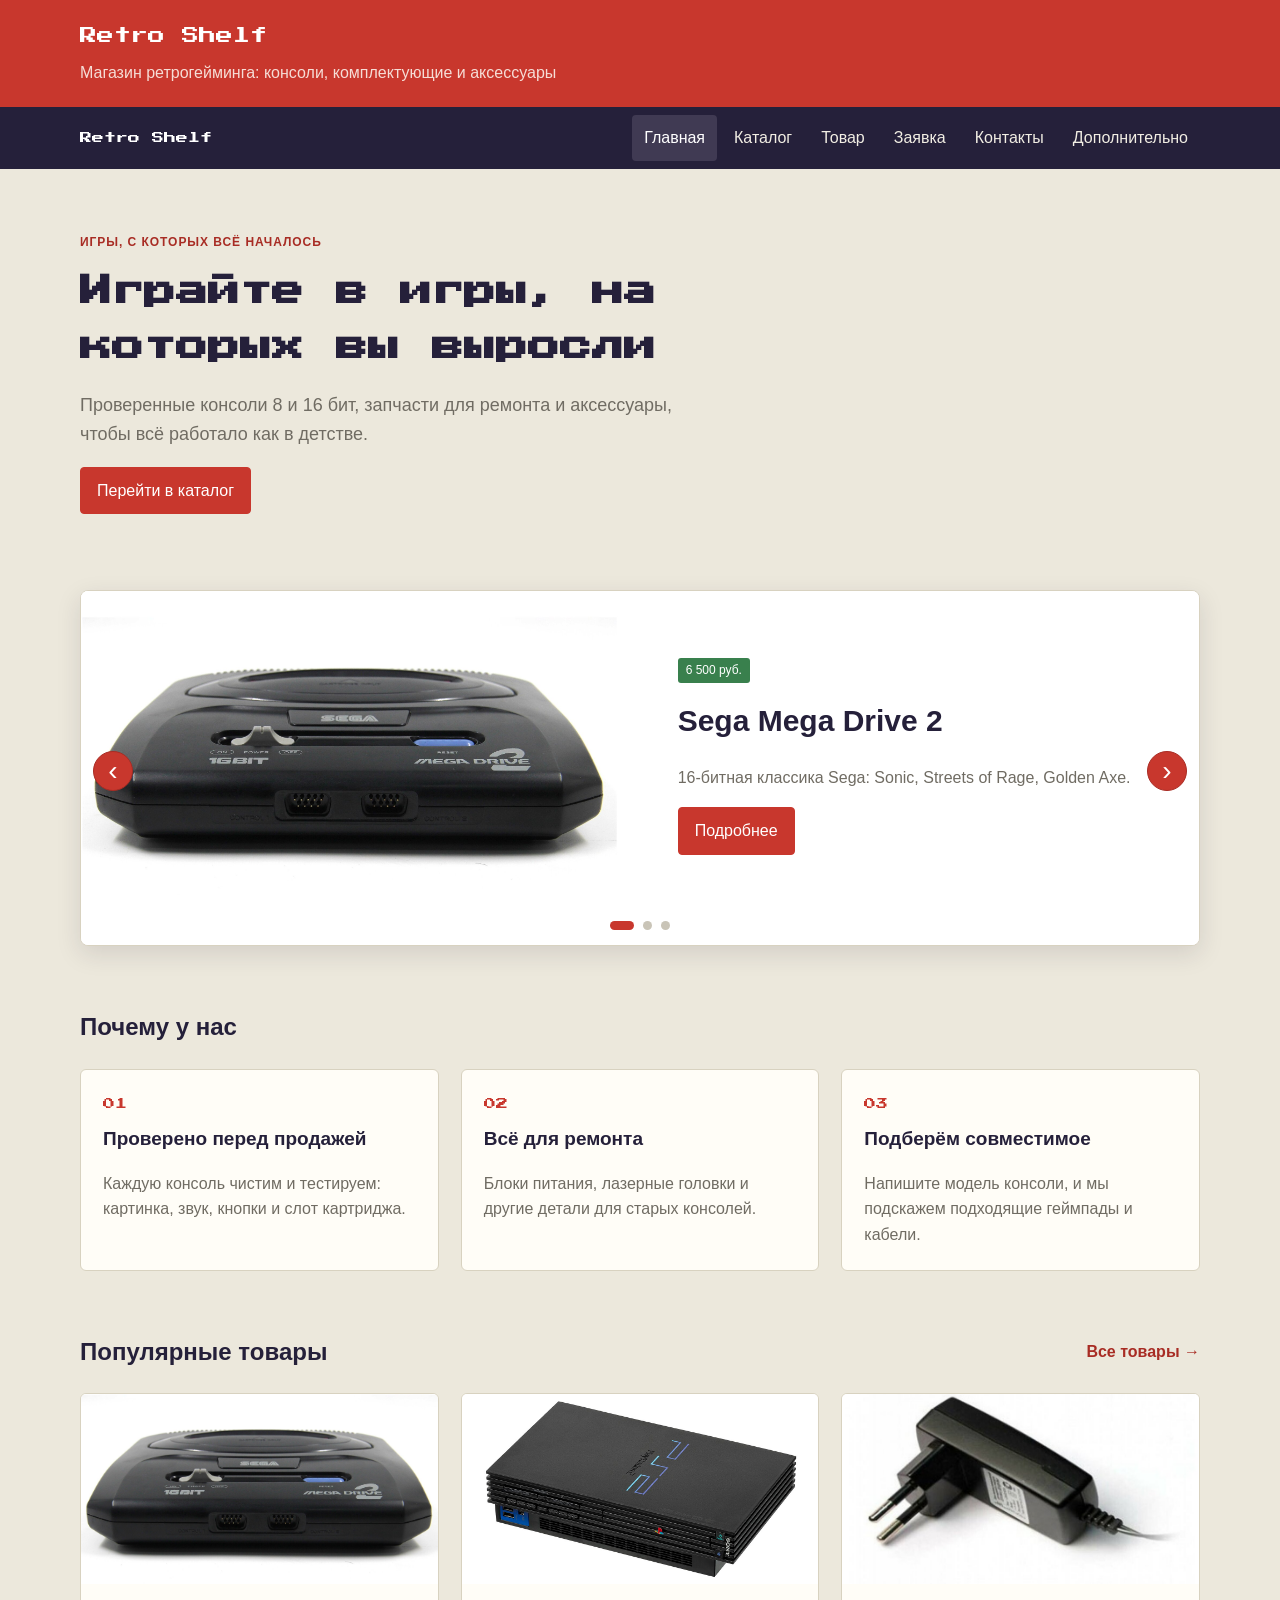
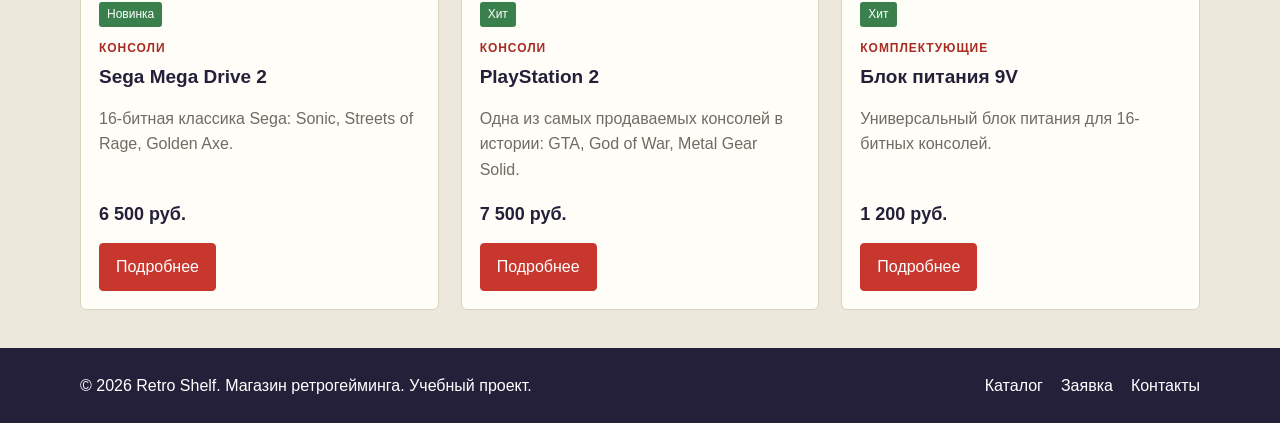
<file: index.html>
<!DOCTYPE html>
<html lang="ru">
<head>
  <meta charset="UTF-8">
  <meta name="viewport" content="width=device-width, initial-scale=1.0">
  <meta name="description" content="Retro Shelf — магазин ретрогейминга: консоли, комплектующие и аксессуары.">
  <title>Главная — Retro Shelf</title>
  <link rel="preconnect" href="https://fonts.googleapis.com">
  <link rel="preconnect" href="https://fonts.gstatic.com" crossorigin>
  <link href="https://fonts.googleapis.com/css2?family=Press+Start+2P&display=swap" rel="stylesheet">
  <link rel="stylesheet" href="css/style.css">
  <script src="js/main.js" defer></script>
</head>
<body>
  <header class="site-header">
    <div class="site-header__intro wrap">
      <div><a class="site-header__name pixel" href="index.html">Retro Shelf</a><p>Магазин ретрогейминга: консоли, комплектующие и аксессуары</p></div>
    </div>
  </header>
  <nav class="site-nav" aria-label="Основная навигация"><div class="wrap site-nav__inner">
    <a class="site-nav__brand pixel" href="index.html">Retro Shelf</a>
    <button class="site-nav__toggle" type="button" aria-expanded="false" aria-controls="main-menu">Меню</button>
    <ul class="site-nav__list" id="main-menu">        <li><a class="site-nav__link site-nav__link--active" href="index.html">Главная</a></li>
        <li><a class="site-nav__link" href="catalog.html">Каталог</a></li>
        <li><a class="site-nav__link" href="product.html">Товар</a></li>
        <li><a class="site-nav__link" href="order.html">Заявка</a></li>
        <li><a class="site-nav__link" href="contacts.html">Контакты</a></li>
      <li class="site-nav__more"><a class="site-nav__link" href="catalog.html">Дополнительно</a><ul><li><a href="catalog.html">Все товары</a></li><li><a href="order.html">Оформить заявку</a></li><li><a href="index.html#popular">Популярное</a></li></ul></li>
    </ul>
  </div></nav>
  <main>
    <section class="hero wrap"><div><p class="eyebrow">Игры, с которых всё началось</p><h1 class="pixel">Играйте в игры, на которых вы выросли</h1><p>Проверенные консоли 8 и 16 бит, запчасти для ремонта и аксессуары, чтобы всё работало как в детстве.</p><a class="button" href="catalog.html">Перейти в каталог</a></div></section>
    <section class="section wrap" aria-label="Популярные товары">
      <div class="carousel" aria-roledescription="карусель" aria-label="Популярные товары">
        <div class="carousel__slides">        <article class="carousel__slide is-active" data-slide="0" aria-hidden="false">
          <img src="images/segamd2.jpeg" alt="Sega Mega Drive 2">
          <div class="carousel__caption"><span class="tag">6 500 руб.</span><h2>Sega Mega Drive 2</h2><p>16-битная классика Sega: Sonic, Streets of Rage, Golden Axe.</p><a class="button" href="product.html#mega-drive-2">Подробнее</a></div>
        </article>
        <article class="carousel__slide" data-slide="1" aria-hidden="true">
          <img src="images/ps2.jpg" alt="PlayStation 2">
          <div class="carousel__caption"><span class="tag">7 500 руб.</span><h2>PlayStation 2</h2><p>Одна из самых продаваемых консолей в истории: GTA, God of War, Metal Gear Solid.</p><a class="button" href="product.html#ps2">Подробнее</a></div>
        </article>
        <article class="carousel__slide" data-slide="2" aria-hidden="true">
          <img src="images/3ds.jpeg" alt="Nintendo 3DS">
          <div class="carousel__caption"><span class="tag">10 500 руб.</span><h2>Nintendo 3DS</h2><p>Портативная консоль Nintendo с двумя экранами и 3D-режимом.</p><a class="button" href="product.html#nintendo-3ds">Подробнее</a></div>
        </article></div>
        <button class="carousel__arrow carousel__arrow--prev" type="button" aria-label="Предыдущий слайд">‹</button><button class="carousel__arrow carousel__arrow--next" type="button" aria-label="Следующий слайд">›</button>
        <div class="carousel__dots"><button class="carousel__dot is-active" type="button" aria-label="Слайд 1" aria-current="true" data-go-to="0"></button><button class="carousel__dot" type="button" aria-label="Слайд 2" aria-current="false" data-go-to="1"></button><button class="carousel__dot" type="button" aria-label="Слайд 3" aria-current="false" data-go-to="2"></button></div>
      </div>
    </section>
    <section class="section wrap"><h2 class="section__title">Почему у нас</h2><div class="feature-grid">
      <article class="feature"><span class="feature__number">01</span><h3>Проверено перед продажей</h3><p>Каждую консоль чистим и тестируем: картинка, звук, кнопки и слот картриджа.</p></article>
      <article class="feature"><span class="feature__number">02</span><h3>Всё для ремонта</h3><p>Блоки питания, лазерные головки и другие детали для старых консолей.</p></article>
      <article class="feature"><span class="feature__number">03</span><h3>Подберём совместимое</h3><p>Напишите модель консоли, и мы подскажем подходящие геймпады и кабели.</p></article>
    </div></section>
    <section class="section wrap" id="popular"><div class="section__heading"><h2 class="section__title">Популярные товары</h2><a class="text-link" href="catalog.html">Все товары →</a></div><div class="product-grid">
      <article class="product-card"><img src="images/segamd2.jpeg" alt="Sega Mega Drive 2"><div class="product-card__body"><span class="tag">Новинка</span><p class="product-card__category">Консоли</p><h3>Sega Mega Drive 2</h3><p>16-битная классика Sega: Sonic, Streets of Rage, Golden Axe.</p><strong>6 500 руб.</strong><a class="button" href="product.html#mega-drive-2">Подробнее</a></div></article>
      <article class="product-card"><img src="images/ps2.jpg" alt="PlayStation 2"><div class="product-card__body"><span class="tag">Хит</span><p class="product-card__category">Консоли</p><h3>PlayStation 2</h3><p>Одна из самых продаваемых консолей в истории: GTA, God of War, Metal Gear Solid.</p><strong>7 500 руб.</strong><a class="button" href="product.html#ps2">Подробнее</a></div></article>
      <article class="product-card"><img src="images/9v.jpeg" alt="Блок питания 9V"><div class="product-card__body"><span class="tag">Хит</span><p class="product-card__category">Комплектующие</p><h3>Блок питания 9V</h3><p>Универсальный блок питания для 16-битных консолей.</p><strong>1 200 руб.</strong><a class="button" href="product.html#psu-9v">Подробнее</a></div></article>
    </div></section>
  </main>
  <footer class="site-footer"><div class="wrap site-footer__inner">
    <p>© 2026 Retro Shelf. Магазин ретрогейминга. Учебный проект.</p>
    <div><a href="catalog.html">Каталог</a><a href="order.html">Заявка</a><a href="contacts.html">Контакты</a></div>
  </div></footer>
</body>
</html>
</file>
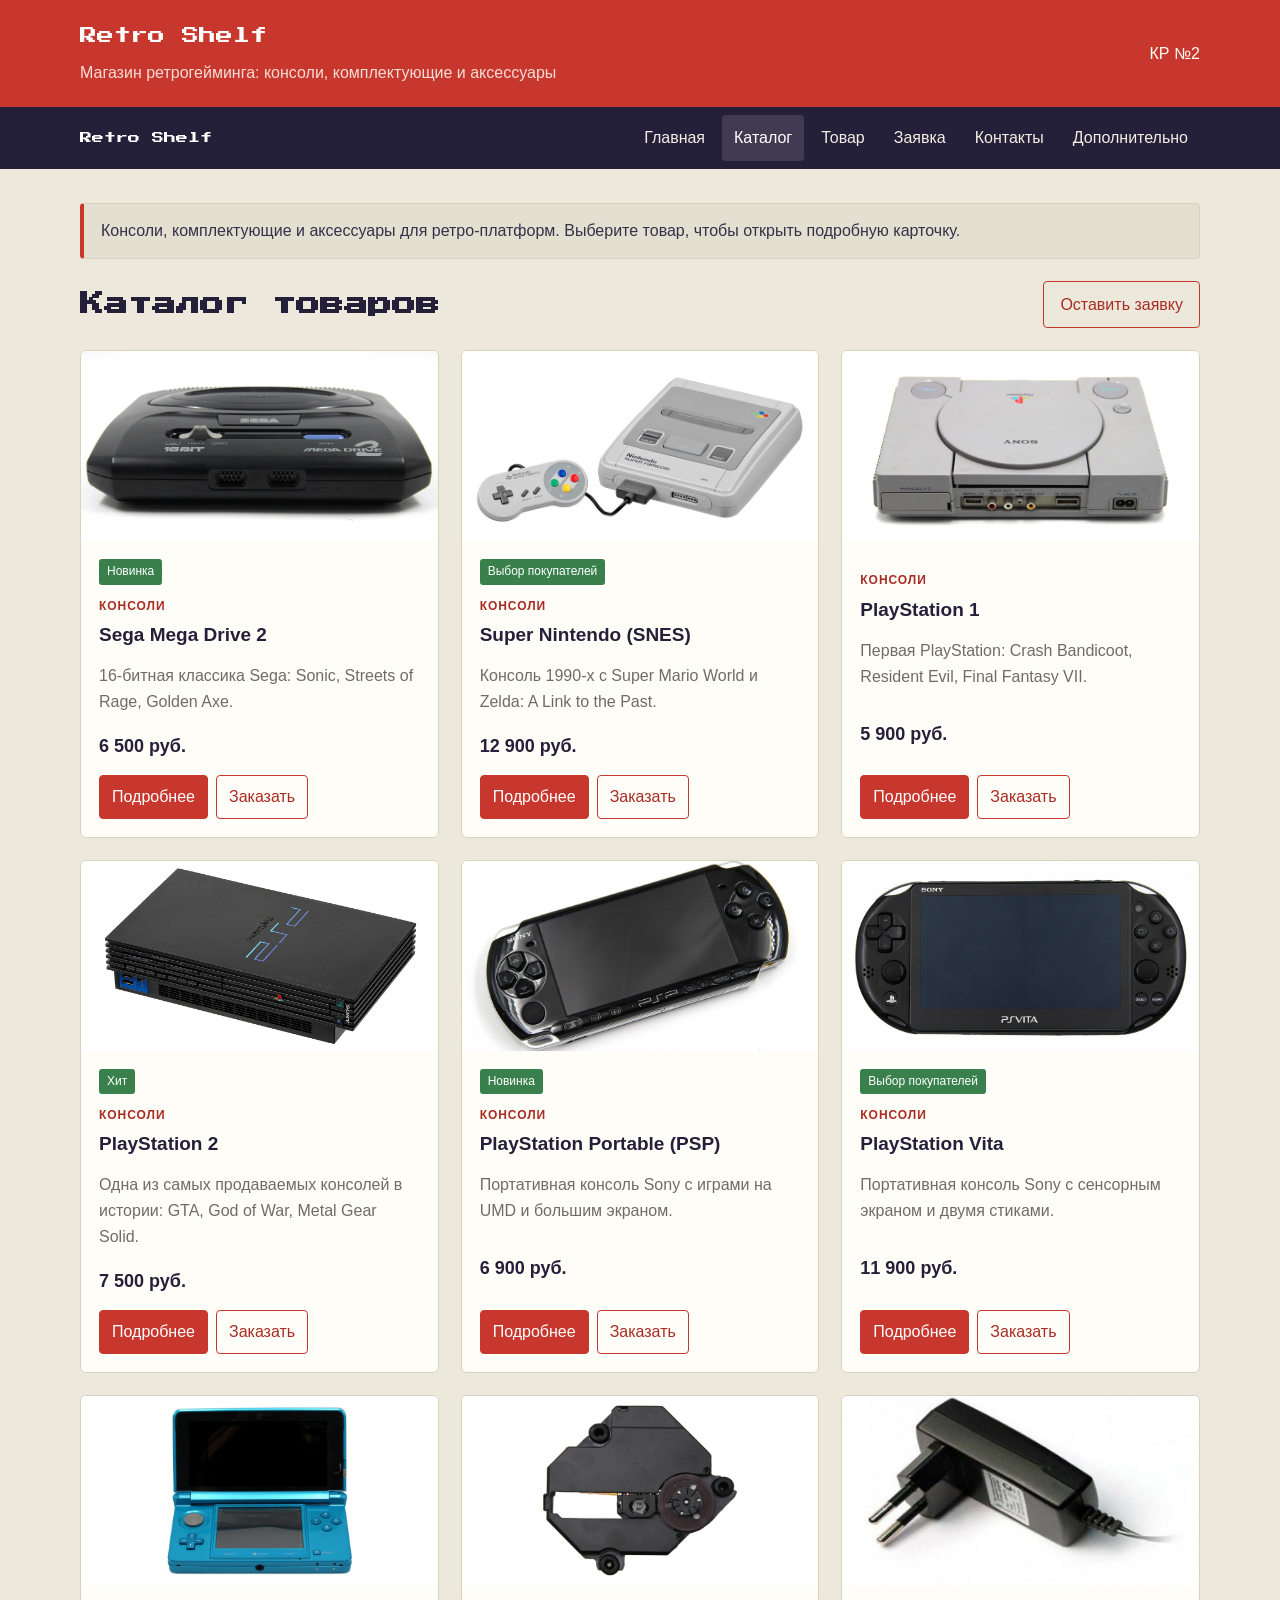
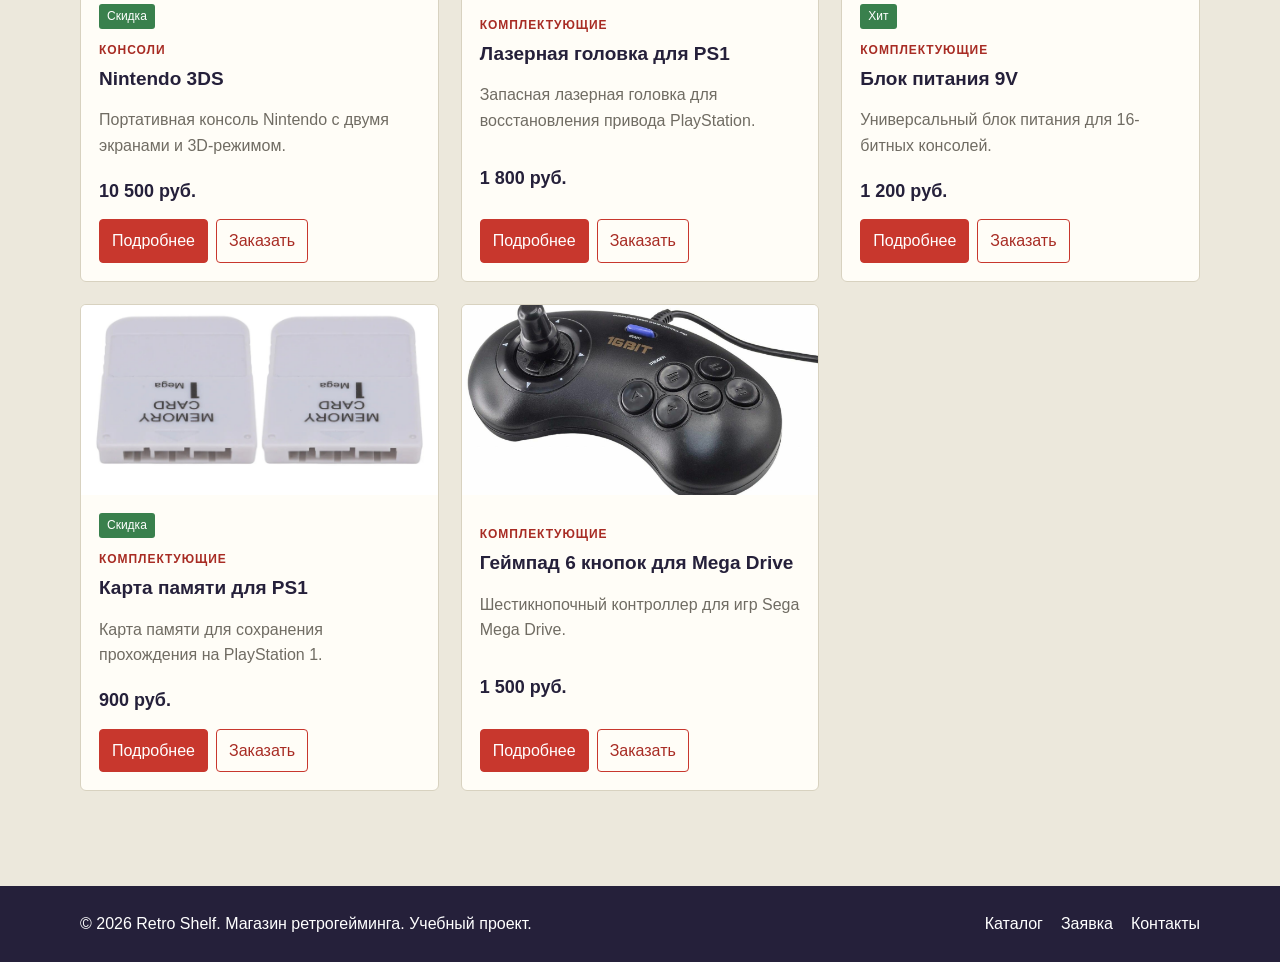
<file: catalog.html>
<!DOCTYPE html>
<html lang="ru">
<head>
  <meta charset="UTF-8">
  <meta name="viewport" content="width=device-width, initial-scale=1.0">
  <meta name="description" content="Retro Shelf — магазин ретрогейминга: консоли, комплектующие и аксессуары.">
  <title>Каталог — Retro Shelf</title>
  <link rel="preconnect" href="https://fonts.googleapis.com">
  <link rel="preconnect" href="https://fonts.gstatic.com" crossorigin>
  <link href="https://fonts.googleapis.com/css2?family=Press+Start+2P&display=swap" rel="stylesheet">
  <link rel="stylesheet" href="css/style.css">
  <script src="js/main.js" defer></script>
</head>
<body>
  <header class="site-header">
    <div class="site-header__intro wrap">
      <div><a class="site-header__name pixel" href="index.html">Retro Shelf</a><p>Магазин ретрогейминга: консоли, комплектующие и аксессуары</p></div>
      <span class="site-header__label">КР №2</span>
    </div>
  </header>
  <nav class="site-nav" aria-label="Основная навигация"><div class="wrap site-nav__inner">
    <a class="site-nav__brand pixel" href="index.html">Retro Shelf</a>
    <button class="site-nav__toggle" type="button" aria-expanded="false" aria-controls="main-menu">Меню</button>
    <ul class="site-nav__list" id="main-menu">        <li><a class="site-nav__link" href="index.html">Главная</a></li>
        <li><a class="site-nav__link site-nav__link--active" href="catalog.html">Каталог</a></li>
        <li><a class="site-nav__link" href="product.html">Товар</a></li>
        <li><a class="site-nav__link" href="order.html">Заявка</a></li>
        <li><a class="site-nav__link" href="contacts.html">Контакты</a></li>
      <li class="site-nav__more"><a class="site-nav__link" href="catalog.html">Дополнительно</a><ul><li><a href="catalog.html">Все товары</a></li><li><a href="order.html">Оформить заявку</a></li><li><a href="index.html#popular">Популярное</a></li></ul></li>
    </ul>
  </div></nav>
  <main class="wrap page-main"><p class="notice">Консоли, комплектующие и аксессуары для ретро-платформ. Выберите товар, чтобы открыть подробную карточку.</p><div class="section__heading"><h1 class="pixel">Каталог товаров</h1><a class="button button--outline" href="order.html">Оставить заявку</a></div><div class="product-grid product-grid--catalog">
<article class="product-card"><img src="images/segamd2.jpeg" alt="Sega Mega Drive 2"><div class="product-card__body"><span class="tag">Новинка</span><p class="product-card__category">Консоли</p><h2>Sega Mega Drive 2</h2><p>16-битная классика Sega: Sonic, Streets of Rage, Golden Axe.</p><strong>6 500 руб.</strong><div class="product-card__actions"><a class="button" href="product.html#mega-drive-2">Подробнее</a><a class="button button--outline" href="order.html?product=mega-drive-2">Заказать</a></div></div></article>
<article class="product-card"><img src="images/supernin.jpg" alt="Super Nintendo (SNES)"><div class="product-card__body"><span class="tag">Выбор покупателей</span><p class="product-card__category">Консоли</p><h2>Super Nintendo (SNES)</h2><p>Консоль 1990-х с Super Mario World и Zelda: A Link to the Past.</p><strong>12 900 руб.</strong><div class="product-card__actions"><a class="button" href="product.html#snes">Подробнее</a><a class="button button--outline" href="order.html?product=snes">Заказать</a></div></div></article>
<article class="product-card"><img src="images/ps1.jpeg" alt="PlayStation 1"><div class="product-card__body"><p class="product-card__category">Консоли</p><h2>PlayStation 1</h2><p>Первая PlayStation: Crash Bandicoot, Resident Evil, Final Fantasy VII.</p><strong>5 900 руб.</strong><div class="product-card__actions"><a class="button" href="product.html#ps1">Подробнее</a><a class="button button--outline" href="order.html?product=ps1">Заказать</a></div></div></article>
<article class="product-card"><img src="images/ps2.jpg" alt="PlayStation 2"><div class="product-card__body"><span class="tag">Хит</span><p class="product-card__category">Консоли</p><h2>PlayStation 2</h2><p>Одна из самых продаваемых консолей в истории: GTA, God of War, Metal Gear Solid.</p><strong>7 500 руб.</strong><div class="product-card__actions"><a class="button" href="product.html#ps2">Подробнее</a><a class="button button--outline" href="order.html?product=ps2">Заказать</a></div></div></article>
<article class="product-card"><img src="images/psp.jpeg" alt="PlayStation Portable (PSP)"><div class="product-card__body"><span class="tag">Новинка</span><p class="product-card__category">Консоли</p><h2>PlayStation Portable (PSP)</h2><p>Портативная консоль Sony с играми на UMD и большим экраном.</p><strong>6 900 руб.</strong><div class="product-card__actions"><a class="button" href="product.html#psp">Подробнее</a><a class="button button--outline" href="order.html?product=psp">Заказать</a></div></div></article>
<article class="product-card"><img src="images/psvita.jpeg" alt="PlayStation Vita"><div class="product-card__body"><span class="tag">Выбор покупателей</span><p class="product-card__category">Консоли</p><h2>PlayStation Vita</h2><p>Портативная консоль Sony с сенсорным экраном и двумя стиками.</p><strong>11 900 руб.</strong><div class="product-card__actions"><a class="button" href="product.html#ps-vita">Подробнее</a><a class="button button--outline" href="order.html?product=ps-vita">Заказать</a></div></div></article>
<article class="product-card"><img src="images/3ds.jpeg" alt="Nintendo 3DS"><div class="product-card__body"><span class="tag">Скидка</span><p class="product-card__category">Консоли</p><h2>Nintendo 3DS</h2><p>Портативная консоль Nintendo с двумя экранами и 3D-режимом.</p><strong>10 500 руб.</strong><div class="product-card__actions"><a class="button" href="product.html#nintendo-3ds">Подробнее</a><a class="button button--outline" href="order.html?product=nintendo-3ds">Заказать</a></div></div></article>
<article class="product-card"><img src="images/laser.jpeg" alt="Лазерная головка для PS1"><div class="product-card__body"><p class="product-card__category">Комплектующие</p><h2>Лазерная головка для PS1</h2><p>Запасная лазерная головка для восстановления привода PlayStation.</p><strong>1 800 руб.</strong><div class="product-card__actions"><a class="button" href="product.html#ps1-laser">Подробнее</a><a class="button button--outline" href="order.html?product=ps1-laser">Заказать</a></div></div></article>
<article class="product-card"><img src="images/9v.jpeg" alt="Блок питания 9V"><div class="product-card__body"><span class="tag">Хит</span><p class="product-card__category">Комплектующие</p><h2>Блок питания 9V</h2><p>Универсальный блок питания для 16-битных консолей.</p><strong>1 200 руб.</strong><div class="product-card__actions"><a class="button" href="product.html#psu-9v">Подробнее</a><a class="button button--outline" href="order.html?product=psu-9v">Заказать</a></div></div></article>
<article class="product-card"><img src="images/storage.jpeg" alt="Карта памяти для PS1"><div class="product-card__body"><span class="tag">Скидка</span><p class="product-card__category">Комплектующие</p><h2>Карта памяти для PS1</h2><p>Карта памяти для сохранения прохождения на PlayStation 1.</p><strong>900 руб.</strong><div class="product-card__actions"><a class="button" href="product.html#ps1-memory-card">Подробнее</a><a class="button button--outline" href="order.html?product=ps1-memory-card">Заказать</a></div></div></article>
<article class="product-card"><img src="images/gamepad.jpeg" alt="Геймпад 6 кнопок для Mega Drive"><div class="product-card__body"><p class="product-card__category">Комплектующие</p><h2>Геймпад 6 кнопок для Mega Drive</h2><p>Шестикнопочный контроллер для игр Sega Mega Drive.</p><strong>1 500 руб.</strong><div class="product-card__actions"><a class="button" href="product.html#md-pad">Подробнее</a><a class="button button--outline" href="order.html?product=md-pad">Заказать</a></div></div></article>
</div></main>
  <footer class="site-footer"><div class="wrap site-footer__inner">
    <p>© 2026 Retro Shelf. Магазин ретрогейминга. Учебный проект.</p>
    <div><a href="catalog.html">Каталог</a><a href="order.html">Заявка</a><a href="contacts.html">Контакты</a></div>
  </div></footer>
</body>
</html>
</file>
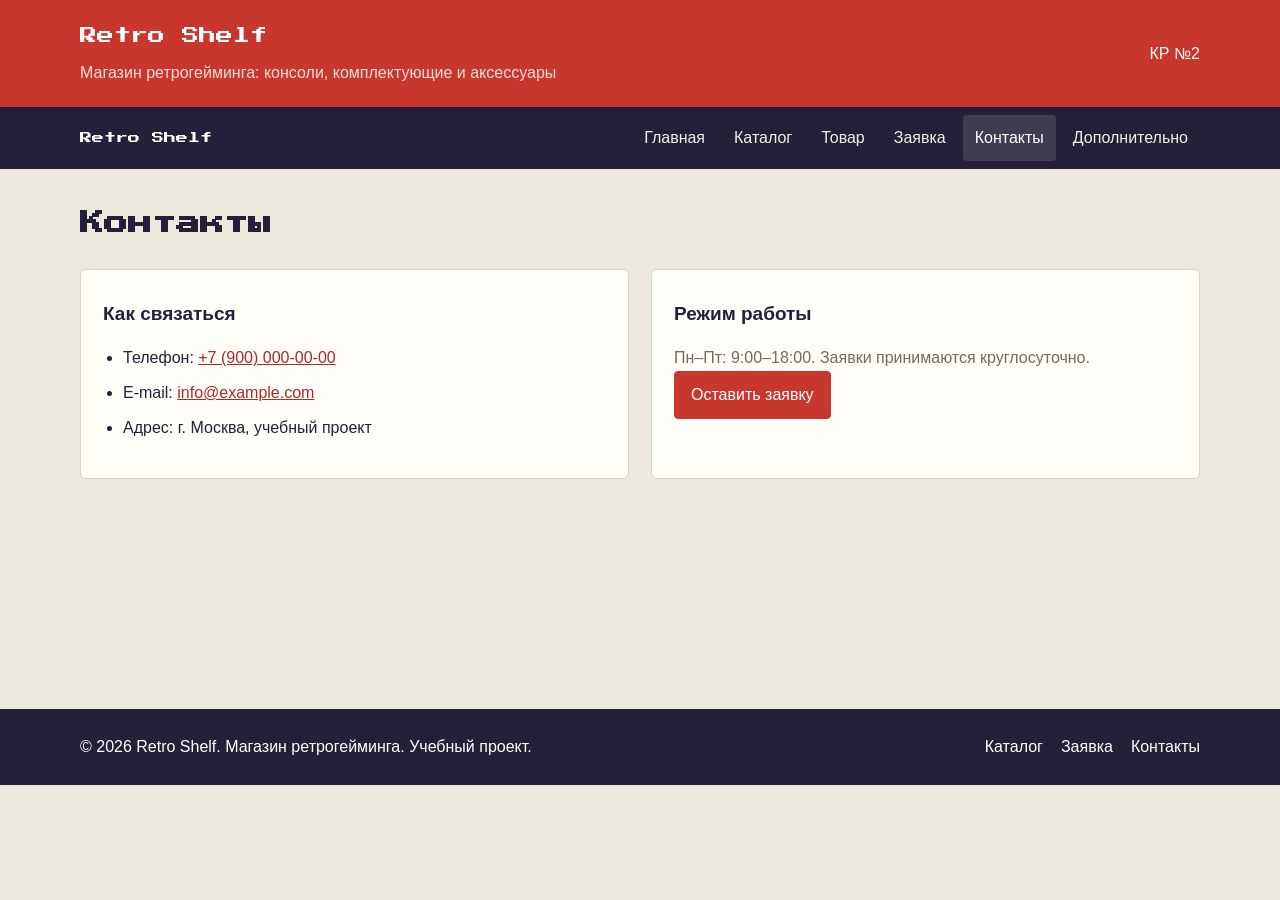
<file: contacts.html>
<!DOCTYPE html>
<html lang="ru">
<head>
  <meta charset="UTF-8">
  <meta name="viewport" content="width=device-width, initial-scale=1.0">
  <meta name="description" content="Retro Shelf — магазин ретрогейминга: консоли, комплектующие и аксессуары.">
  <title>Контакты — Retro Shelf</title>
  <link rel="preconnect" href="https://fonts.googleapis.com">
  <link rel="preconnect" href="https://fonts.gstatic.com" crossorigin>
  <link href="https://fonts.googleapis.com/css2?family=Press+Start+2P&display=swap" rel="stylesheet">
  <link rel="stylesheet" href="css/style.css">
  <script src="js/main.js" defer></script>
</head>
<body>
  <header class="site-header">
    <div class="site-header__intro wrap">
      <div><a class="site-header__name pixel" href="index.html">Retro Shelf</a><p>Магазин ретрогейминга: консоли, комплектующие и аксессуары</p></div>
      <span class="site-header__label">КР №2</span>
    </div>
  </header>
  <nav class="site-nav" aria-label="Основная навигация"><div class="wrap site-nav__inner">
    <a class="site-nav__brand pixel" href="index.html">Retro Shelf</a>
    <button class="site-nav__toggle" type="button" aria-expanded="false" aria-controls="main-menu">Меню</button>
    <ul class="site-nav__list" id="main-menu">        <li><a class="site-nav__link" href="index.html">Главная</a></li>
        <li><a class="site-nav__link" href="catalog.html">Каталог</a></li>
        <li><a class="site-nav__link" href="product.html">Товар</a></li>
        <li><a class="site-nav__link" href="order.html">Заявка</a></li>
        <li><a class="site-nav__link site-nav__link--active" href="contacts.html">Контакты</a></li>
      <li class="site-nav__more"><a class="site-nav__link" href="catalog.html">Дополнительно</a><ul><li><a href="catalog.html">Все товары</a></li><li><a href="order.html">Оформить заявку</a></li><li><a href="index.html#popular">Популярное</a></li></ul></li>
    </ul>
  </div></nav>
  <main class="wrap page-main"><h1 class="pixel">Контакты</h1><div class="feature-grid contact-grid"><section class="feature"><h2>Как связаться</h2><ul class="contact-list"><li>Телефон: <a href="tel:+79000000000">+7 (900) 000-00-00</a></li><li>E-mail: <a href="mailto:info@example.com">info@example.com</a></li><li>Адрес: г. Москва, учебный проект</li></ul></section><section class="feature"><h2>Режим работы</h2><p>Пн–Пт: 9:00–18:00. Заявки принимаются круглосуточно.</p><a class="button" href="order.html">Оставить заявку</a></section></div></main>
  <footer class="site-footer"><div class="wrap site-footer__inner">
    <p>© 2026 Retro Shelf. Магазин ретрогейминга. Учебный проект.</p>
    <div><a href="catalog.html">Каталог</a><a href="order.html">Заявка</a><a href="contacts.html">Контакты</a></div>
  </div></footer>
</body>
</html>
</file>
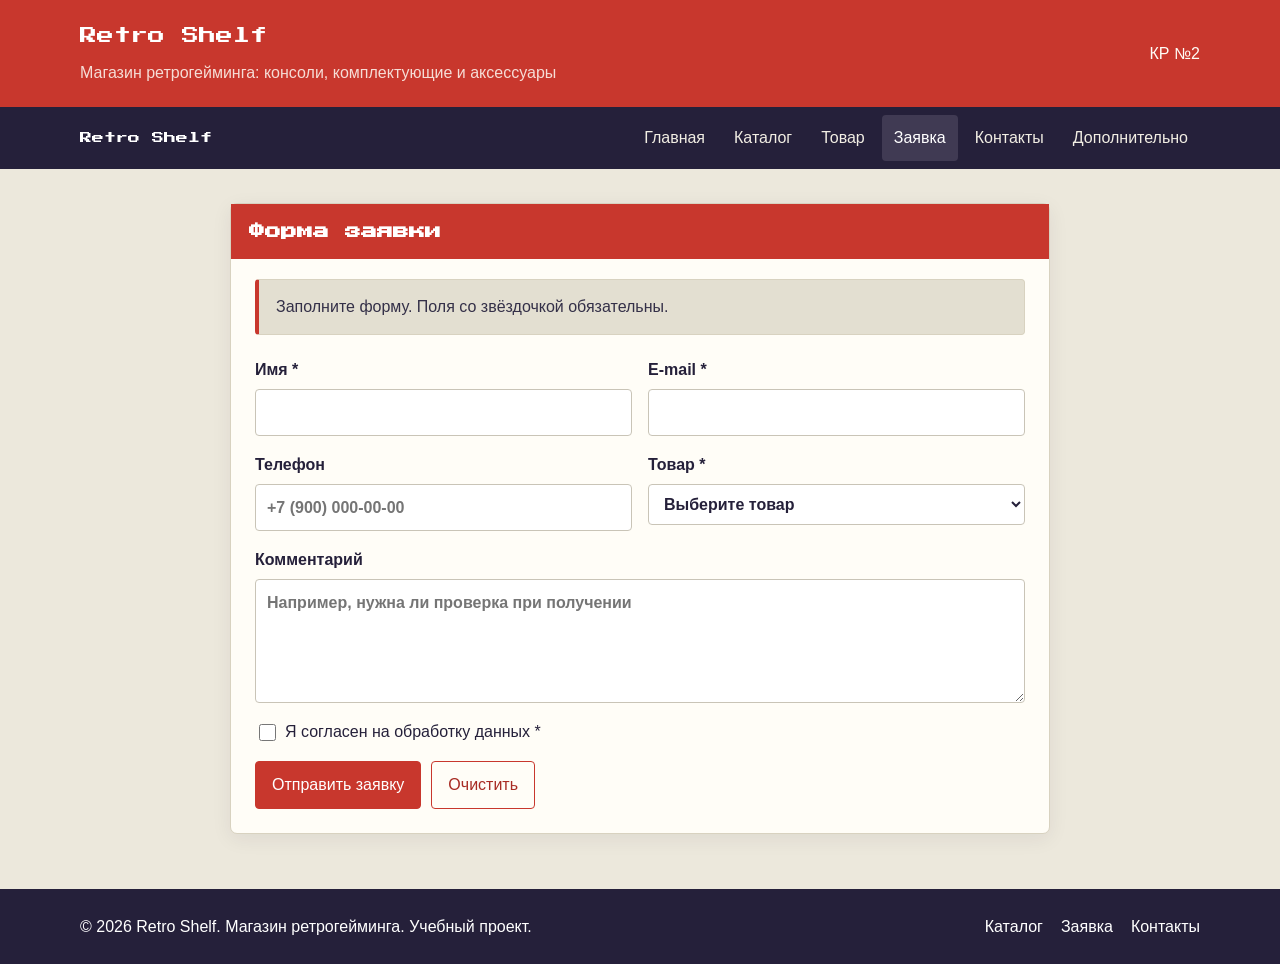
<file: order.html>
<!DOCTYPE html>
<html lang="ru">
<head>
  <meta charset="UTF-8">
  <meta name="viewport" content="width=device-width, initial-scale=1.0">
  <meta name="description" content="Retro Shelf — магазин ретрогейминга: консоли, комплектующие и аксессуары.">
  <title>Заявка — Retro Shelf</title>
  <link rel="preconnect" href="https://fonts.googleapis.com">
  <link rel="preconnect" href="https://fonts.gstatic.com" crossorigin>
  <link href="https://fonts.googleapis.com/css2?family=Press+Start+2P&display=swap" rel="stylesheet">
  <link rel="stylesheet" href="css/style.css">
  <script src="js/main.js" defer></script>
</head>
<body>
  <header class="site-header">
    <div class="site-header__intro wrap">
      <div><a class="site-header__name pixel" href="index.html">Retro Shelf</a><p>Магазин ретрогейминга: консоли, комплектующие и аксессуары</p></div>
      <span class="site-header__label">КР №2</span>
    </div>
  </header>
  <nav class="site-nav" aria-label="Основная навигация"><div class="wrap site-nav__inner">
    <a class="site-nav__brand pixel" href="index.html">Retro Shelf</a>
    <button class="site-nav__toggle" type="button" aria-expanded="false" aria-controls="main-menu">Меню</button>
    <ul class="site-nav__list" id="main-menu">        <li><a class="site-nav__link" href="index.html">Главная</a></li>
        <li><a class="site-nav__link" href="catalog.html">Каталог</a></li>
        <li><a class="site-nav__link" href="product.html">Товар</a></li>
        <li><a class="site-nav__link site-nav__link--active" href="order.html">Заявка</a></li>
        <li><a class="site-nav__link" href="contacts.html">Контакты</a></li>
      <li class="site-nav__more"><a class="site-nav__link" href="catalog.html">Дополнительно</a><ul><li><a href="catalog.html">Все товары</a></li><li><a href="order.html">Оформить заявку</a></li><li><a href="index.html#popular">Популярное</a></li></ul></li>
    </ul>
  </div></nav>
  <main class="wrap page-main"><section class="form-card"><h1 class="pixel">Форма заявки</h1><p class="notice">Заполните форму. Поля со звёздочкой обязательны.</p><form class="order-form" id="page-order-form"><div class="form-grid">
  <label>Имя *<input name="name" type="text" minlength="2" required></label><label>E-mail *<input name="email" type="email" required></label>
  <label>Телефон<input name="phone" type="tel" placeholder="+7 (900) 000-00-00"></label><label>Товар *<select name="product" id="order-product" required><option value="">Выберите товар</option>
<option value="mega-drive-2">Sega Mega Drive 2</option>
<option value="snes">Super Nintendo (SNES)</option>
<option value="ps1">PlayStation 1</option>
<option value="ps2">PlayStation 2</option>
<option value="psp">PlayStation Portable (PSP)</option>
<option value="ps-vita">PlayStation Vita</option>
<option value="nintendo-3ds">Nintendo 3DS</option>
<option value="ps1-laser">Лазерная головка для PS1</option>
<option value="psu-9v">Блок питания 9V</option>
<option value="ps1-memory-card">Карта памяти для PS1</option>
<option value="md-pad">Геймпад 6 кнопок для Mega Drive</option>
</select></label><label class="form-grid__wide">Комментарий<textarea name="comment" rows="4" placeholder="Например, нужна ли проверка при получении"></textarea></label><label class="form-check form-grid__wide"><input type="checkbox" name="agreement" required> Я согласен на обработку данных *</label><div class="form-actions form-grid__wide"><button class="button" type="submit">Отправить заявку</button><button class="button button--outline" type="reset">Очистить</button></div><p class="form-success form-grid__wide" id="form-success" hidden>Заявка заполнена. Спасибо!</p></div></form></section></main>
  <footer class="site-footer"><div class="wrap site-footer__inner">
    <p>© 2026 Retro Shelf. Магазин ретрогейминга. Учебный проект.</p>
    <div><a href="catalog.html">Каталог</a><a href="order.html">Заявка</a><a href="contacts.html">Контакты</a></div>
  </div></footer>
</body>
</html>
</file>
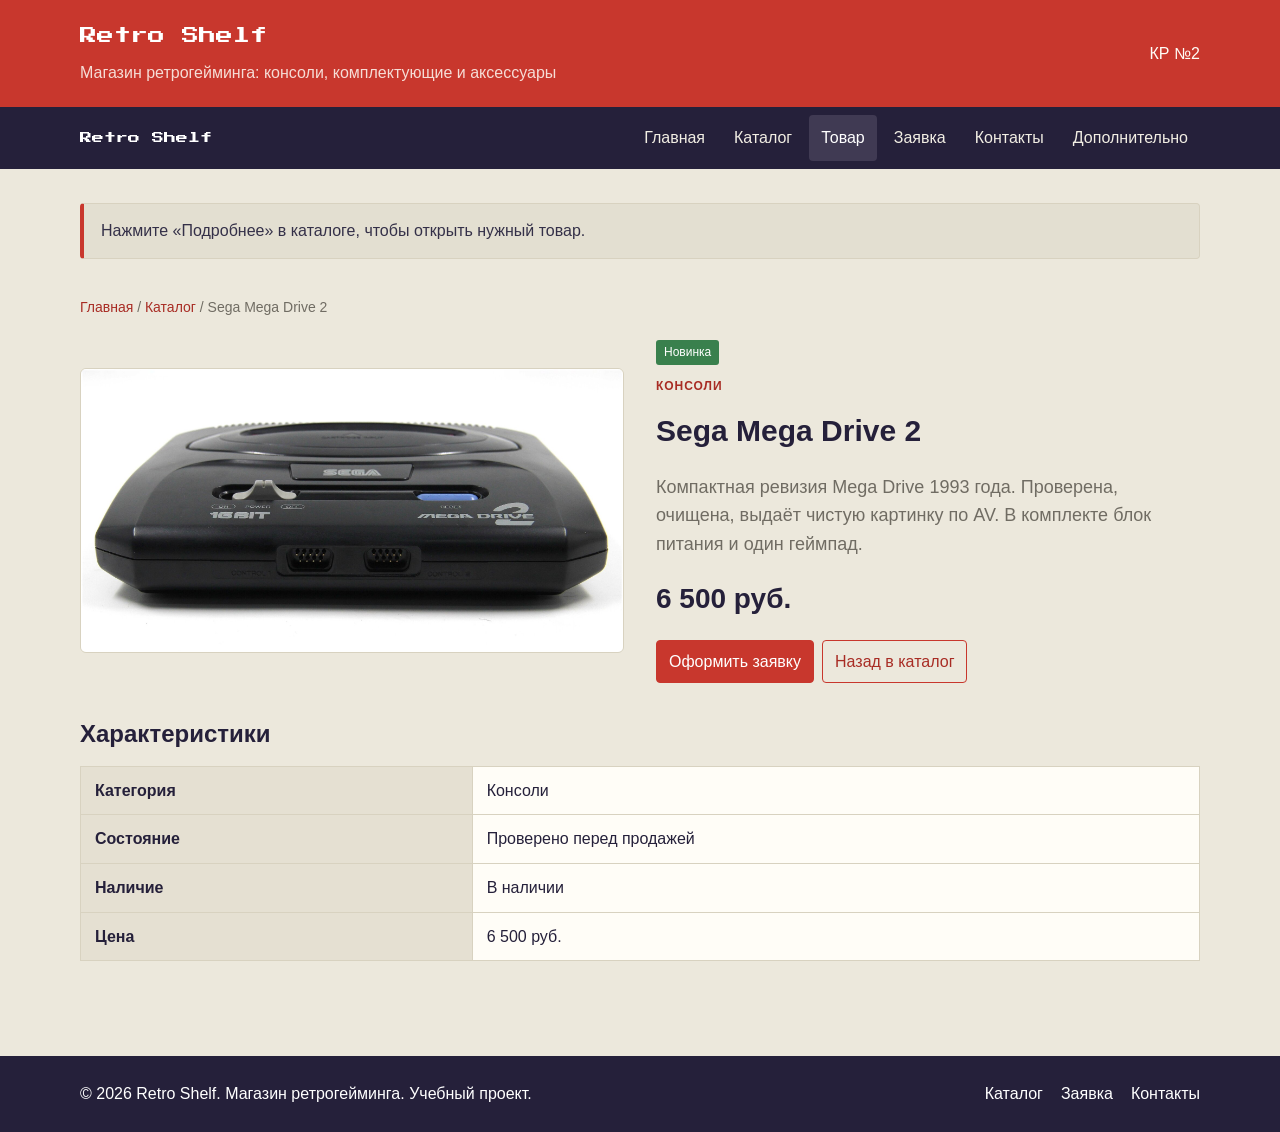
<file: product.html>
<!DOCTYPE html>
<html lang="ru">
<head>
  <meta charset="UTF-8">
  <meta name="viewport" content="width=device-width, initial-scale=1.0">
  <meta name="description" content="Retro Shelf — магазин ретрогейминга: консоли, комплектующие и аксессуары.">
  <title>Товар — Retro Shelf</title>
  <link rel="preconnect" href="https://fonts.googleapis.com">
  <link rel="preconnect" href="https://fonts.gstatic.com" crossorigin>
  <link href="https://fonts.googleapis.com/css2?family=Press+Start+2P&display=swap" rel="stylesheet">
  <link rel="stylesheet" href="css/style.css">
  <script src="js/main.js" defer></script>
</head>
<body>
  <header class="site-header">
    <div class="site-header__intro wrap">
      <div><a class="site-header__name pixel" href="index.html">Retro Shelf</a><p>Магазин ретрогейминга: консоли, комплектующие и аксессуары</p></div>
      <span class="site-header__label">КР №2</span>
    </div>
  </header>
  <nav class="site-nav" aria-label="Основная навигация"><div class="wrap site-nav__inner">
    <a class="site-nav__brand pixel" href="index.html">Retro Shelf</a>
    <button class="site-nav__toggle" type="button" aria-expanded="false" aria-controls="main-menu">Меню</button>
    <ul class="site-nav__list" id="main-menu">        <li><a class="site-nav__link" href="index.html">Главная</a></li>
        <li><a class="site-nav__link" href="catalog.html">Каталог</a></li>
        <li><a class="site-nav__link site-nav__link--active" href="product.html">Товар</a></li>
        <li><a class="site-nav__link" href="order.html">Заявка</a></li>
        <li><a class="site-nav__link" href="contacts.html">Контакты</a></li>
      <li class="site-nav__more"><a class="site-nav__link" href="catalog.html">Дополнительно</a><ul><li><a href="catalog.html">Все товары</a></li><li><a href="order.html">Оформить заявку</a></li><li><a href="index.html#popular">Популярное</a></li></ul></li>
    </ul>
  </div></nav>
  <main class="wrap page-main"><div class="notice">Нажмите «Подробнее» в каталоге, чтобы открыть нужный товар.</div>
    <article class="product-view" id="mega-drive-2"><nav class="breadcrumbs"><a href="index.html">Главная</a> / <a href="catalog.html">Каталог</a> / Sega Mega Drive 2</nav><div class="product-details"><img src="images/segamd2.jpeg" alt="Sega Mega Drive 2"><div class="product-details__info"><span class="tag">Новинка</span><p class="product-card__category">Консоли</p><h1>Sega Mega Drive 2</h1><p>Компактная ревизия Mega Drive 1993 года. Проверена, очищена, выдаёт чистую картинку по AV. В комплекте блок питания и один геймпад.</p><strong class="product-details__price">6 500 руб.</strong><div class="product-card__actions"><a class="button" href="order.html?product=mega-drive-2">Оформить заявку</a><a class="button button--outline" href="catalog.html">Назад в каталог</a></div></div></div><h2>Характеристики</h2><table class="product-table"><tbody><tr><th>Категория</th><td>Консоли</td></tr><tr><th>Состояние</th><td>Проверено перед продажей</td></tr><tr><th>Наличие</th><td>В наличии</td></tr><tr><th>Цена</th><td>6 500 руб.</td></tr></tbody></table></article>
    <article class="product-view" id="snes"><nav class="breadcrumbs"><a href="index.html">Главная</a> / <a href="catalog.html">Каталог</a> / Super Nintendo (SNES)</nav><div class="product-details"><img src="images/supernin.jpg" alt="Super Nintendo (SNES)"><div class="product-details__info"><span class="tag">Выбор покупателей</span><p class="product-card__category">Консоли</p><h1>Super Nintendo (SNES)</h1><p>Оригинальная Super Nintendo, регион PAL. Корпус без сильных потёртостей, кнопки и слот картриджа проверены.</p><strong class="product-details__price">12 900 руб.</strong><div class="product-card__actions"><a class="button" href="order.html?product=snes">Оформить заявку</a><a class="button button--outline" href="catalog.html">Назад в каталог</a></div></div></div><h2>Характеристики</h2><table class="product-table"><tbody><tr><th>Категория</th><td>Консоли</td></tr><tr><th>Состояние</th><td>Проверено перед продажей</td></tr><tr><th>Наличие</th><td>В наличии</td></tr><tr><th>Цена</th><td>12 900 руб.</td></tr></tbody></table></article>
    <article class="product-view" id="ps1"><nav class="breadcrumbs"><a href="index.html">Главная</a> / <a href="catalog.html">Каталог</a> / PlayStation 1</nav><div class="product-details"><img src="images/ps1.jpeg" alt="PlayStation 1"><div class="product-details__info"><p class="product-card__category">Консоли</p><h1>PlayStation 1</h1><p>Консоль PlayStation 1 в рабочем состоянии. Привод проверен на нескольких дисках.</p><strong class="product-details__price">5 900 руб.</strong><div class="product-card__actions"><a class="button" href="order.html?product=ps1">Оформить заявку</a><a class="button button--outline" href="catalog.html">Назад в каталог</a></div></div></div><h2>Характеристики</h2><table class="product-table"><tbody><tr><th>Категория</th><td>Консоли</td></tr><tr><th>Состояние</th><td>Проверено перед продажей</td></tr><tr><th>Наличие</th><td>В наличии</td></tr><tr><th>Цена</th><td>5 900 руб.</td></tr></tbody></table></article>
    <article class="product-view" id="ps2"><nav class="breadcrumbs"><a href="index.html">Главная</a> / <a href="catalog.html">Каталог</a> / PlayStation 2</nav><div class="product-details"><img src="images/ps2.jpg" alt="PlayStation 2"><div class="product-details__info"><span class="tag">Хит</span><p class="product-card__category">Консоли</p><h1>PlayStation 2</h1><p>PlayStation 2 проверена и готова к игре. Поддерживает большую библиотеку классических игр.</p><strong class="product-details__price">7 500 руб.</strong><div class="product-card__actions"><a class="button" href="order.html?product=ps2">Оформить заявку</a><a class="button button--outline" href="catalog.html">Назад в каталог</a></div></div></div><h2>Характеристики</h2><table class="product-table"><tbody><tr><th>Категория</th><td>Консоли</td></tr><tr><th>Состояние</th><td>Проверено перед продажей</td></tr><tr><th>Наличие</th><td>В наличии</td></tr><tr><th>Цена</th><td>7 500 руб.</td></tr></tbody></table></article>
    <article class="product-view" id="psp"><nav class="breadcrumbs"><a href="index.html">Главная</a> / <a href="catalog.html">Каталог</a> / PlayStation Portable (PSP)</nav><div class="product-details"><img src="images/psp.jpeg" alt="PlayStation Portable (PSP)"><div class="product-details__info"><span class="tag">Новинка</span><p class="product-card__category">Консоли</p><h1>PlayStation Portable (PSP)</h1><p>Портативная консоль Sony с большим экраном. Кнопки и привод проверены.</p><strong class="product-details__price">6 900 руб.</strong><div class="product-card__actions"><a class="button" href="order.html?product=psp">Оформить заявку</a><a class="button button--outline" href="catalog.html">Назад в каталог</a></div></div></div><h2>Характеристики</h2><table class="product-table"><tbody><tr><th>Категория</th><td>Консоли</td></tr><tr><th>Состояние</th><td>Проверено перед продажей</td></tr><tr><th>Наличие</th><td>В наличии</td></tr><tr><th>Цена</th><td>6 900 руб.</td></tr></tbody></table></article>
    <article class="product-view" id="ps-vita"><nav class="breadcrumbs"><a href="index.html">Главная</a> / <a href="catalog.html">Каталог</a> / PlayStation Vita</nav><div class="product-details"><img src="images/psvita.jpeg" alt="PlayStation Vita"><div class="product-details__info"><span class="tag">Выбор покупателей</span><p class="product-card__category">Консоли</p><h1>PlayStation Vita</h1><p>Портативная консоль Sony с сенсорным экраном и двумя стиками.</p><strong class="product-details__price">11 900 руб.</strong><div class="product-card__actions"><a class="button" href="order.html?product=ps-vita">Оформить заявку</a><a class="button button--outline" href="catalog.html">Назад в каталог</a></div></div></div><h2>Характеристики</h2><table class="product-table"><tbody><tr><th>Категория</th><td>Консоли</td></tr><tr><th>Состояние</th><td>Проверено перед продажей</td></tr><tr><th>Наличие</th><td>В наличии</td></tr><tr><th>Цена</th><td>11 900 руб.</td></tr></tbody></table></article>
    <article class="product-view" id="nintendo-3ds"><nav class="breadcrumbs"><a href="index.html">Главная</a> / <a href="catalog.html">Каталог</a> / Nintendo 3DS</nav><div class="product-details"><img src="images/3ds.jpeg" alt="Nintendo 3DS"><div class="product-details__info"><span class="tag">Скидка</span><p class="product-card__category">Консоли</p><h1>Nintendo 3DS</h1><p>Nintendo 3DS с двумя экранами и библиотекой игр Nintendo.</p><strong class="product-details__price">10 500 руб.</strong><div class="product-card__actions"><a class="button" href="order.html?product=nintendo-3ds">Оформить заявку</a><a class="button button--outline" href="catalog.html">Назад в каталог</a></div></div></div><h2>Характеристики</h2><table class="product-table"><tbody><tr><th>Категория</th><td>Консоли</td></tr><tr><th>Состояние</th><td>Проверено перед продажей</td></tr><tr><th>Наличие</th><td>В наличии</td></tr><tr><th>Цена</th><td>10 500 руб.</td></tr></tbody></table></article>
    <article class="product-view" id="ps1-laser"><nav class="breadcrumbs"><a href="index.html">Главная</a> / <a href="catalog.html">Каталог</a> / Лазерная головка для PS1</nav><div class="product-details"><img src="images/laser.jpeg" alt="Лазерная головка для PS1"><div class="product-details__info"><p class="product-card__category">Комплектующие</p><h1>Лазерная головка для PS1</h1><p>Деталь для ремонта оптического привода PlayStation 1.</p><strong class="product-details__price">1 800 руб.</strong><div class="product-card__actions"><a class="button" href="order.html?product=ps1-laser">Оформить заявку</a><a class="button button--outline" href="catalog.html">Назад в каталог</a></div></div></div><h2>Характеристики</h2><table class="product-table"><tbody><tr><th>Категория</th><td>Комплектующие</td></tr><tr><th>Состояние</th><td>Проверено перед продажей</td></tr><tr><th>Наличие</th><td>В наличии</td></tr><tr><th>Цена</th><td>1 800 руб.</td></tr></tbody></table></article>
    <article class="product-view" id="psu-9v"><nav class="breadcrumbs"><a href="index.html">Главная</a> / <a href="catalog.html">Каталог</a> / Блок питания 9V</nav><div class="product-details"><img src="images/9v.jpeg" alt="Блок питания 9V"><div class="product-details__info"><span class="tag">Хит</span><p class="product-card__category">Комплектующие</p><h1>Блок питания 9V</h1><p>Блок питания 9V для совместимых ретро-консолей.</p><strong class="product-details__price">1 200 руб.</strong><div class="product-card__actions"><a class="button" href="order.html?product=psu-9v">Оформить заявку</a><a class="button button--outline" href="catalog.html">Назад в каталог</a></div></div></div><h2>Характеристики</h2><table class="product-table"><tbody><tr><th>Категория</th><td>Комплектующие</td></tr><tr><th>Состояние</th><td>Проверено перед продажей</td></tr><tr><th>Наличие</th><td>В наличии</td></tr><tr><th>Цена</th><td>1 200 руб.</td></tr></tbody></table></article>
    <article class="product-view" id="ps1-memory-card"><nav class="breadcrumbs"><a href="index.html">Главная</a> / <a href="catalog.html">Каталог</a> / Карта памяти для PS1</nav><div class="product-details"><img src="images/storage.jpeg" alt="Карта памяти для PS1"><div class="product-details__info"><span class="tag">Скидка</span><p class="product-card__category">Комплектующие</p><h1>Карта памяти для PS1</h1><p>Карта памяти для сохранения игр на PlayStation 1.</p><strong class="product-details__price">900 руб.</strong><div class="product-card__actions"><a class="button" href="order.html?product=ps1-memory-card">Оформить заявку</a><a class="button button--outline" href="catalog.html">Назад в каталог</a></div></div></div><h2>Характеристики</h2><table class="product-table"><tbody><tr><th>Категория</th><td>Комплектующие</td></tr><tr><th>Состояние</th><td>Проверено перед продажей</td></tr><tr><th>Наличие</th><td>В наличии</td></tr><tr><th>Цена</th><td>900 руб.</td></tr></tbody></table></article>
    <article class="product-view" id="md-pad"><nav class="breadcrumbs"><a href="index.html">Главная</a> / <a href="catalog.html">Каталог</a> / Геймпад 6 кнопок для Mega Drive</nav><div class="product-details"><img src="images/gamepad.jpeg" alt="Геймпад 6 кнопок для Mega Drive"><div class="product-details__info"><p class="product-card__category">Комплектующие</p><h1>Геймпад 6 кнопок для Mega Drive</h1><p>Геймпад с шестью кнопками для Sega Mega Drive.</p><strong class="product-details__price">1 500 руб.</strong><div class="product-card__actions"><a class="button" href="order.html?product=md-pad">Оформить заявку</a><a class="button button--outline" href="catalog.html">Назад в каталог</a></div></div></div><h2>Характеристики</h2><table class="product-table"><tbody><tr><th>Категория</th><td>Комплектующие</td></tr><tr><th>Состояние</th><td>Проверено перед продажей</td></tr><tr><th>Наличие</th><td>В наличии</td></tr><tr><th>Цена</th><td>1 500 руб.</td></tr></tbody></table></article>
  </main>
  <footer class="site-footer"><div class="wrap site-footer__inner">
    <p>© 2026 Retro Shelf. Магазин ретрогейминга. Учебный проект.</p>
    <div><a href="catalog.html">Каталог</a><a href="order.html">Заявка</a><a href="contacts.html">Контакты</a></div>
  </div></footer>
</body>
</html>
</file>
<file: css/style.css>
:root {
  --red: #c8372d;
  --red-dark: #a82c24;
  --ink: #25203a;
  --paper: #ece8dc;
  --white: #fffdf7;
  --muted: #706c63;
  --border: #d8d2c0;
  --wrap: 1120px;
}

* { box-sizing: border-box; }
html { scroll-behavior: smooth; }
body { margin: 0; color: var(--ink); background: var(--paper); font: 16px/1.6 Arial, sans-serif; }
a { color: var(--red-dark); }
a:hover { color: var(--red); }
img { display: block; max-width: 100%; }
.wrap { width: min(var(--wrap), calc(100% - 40px)); margin-inline: auto; }
.pixel { font-family: "Press Start 2P", "Courier New", monospace; line-height: 1.7; }

.site-header { padding: 22px 0; color: var(--white); background: var(--red); }
.site-header__intro { display: flex; align-items: center; justify-content: space-between; gap: 24px; }
.site-header__name { color: white; font-size: 17px; text-decoration: none; }
.site-header p { margin: 8px 0 0; opacity: .84; }
.site-nav { color: white; background: var(--ink); }
.site-nav__inner { display: flex; align-items: center; justify-content: space-between; min-height: 62px; gap: 20px; }
.site-nav__brand { color: white; font-size: 12px; text-decoration: none; }
.site-nav__list { display: flex; align-items: center; gap: 5px; padding: 0; margin: 0; list-style: none; }
.site-nav__link { display: block; padding: 10px 12px; color: #f2eee4; text-decoration: none; border-radius: 4px; }
.site-nav__link:hover, .site-nav__link--active { color: white; background: #403a53; }
.site-nav__more { position: relative; }
.site-nav__more ul { display: none; position: absolute; z-index: 4; top: 100%; right: 0; min-width: 180px; padding: 7px; margin: 0; list-style: none; background: white; border: 1px solid var(--border); border-radius: 5px; box-shadow: 0 8px 24px #17132324; }
.site-nav__more:hover ul, .site-nav__more:focus-within ul { display: block; }
.site-nav__more ul a { display: block; padding: 7px 9px; text-decoration: none; }
.site-nav__toggle { display: none; padding: 7px 11px; color: white; background: transparent; border: 1px solid #ffffff70; border-radius: 4px; font: inherit; }

main { min-height: 60vh; }
.hero { display: flex; align-items: center; justify-content: space-between; gap: 30px; min-height: 300px; padding-block: 52px; }
.hero > div:first-child { max-width: 720px; }
.hero h1 { max-width: 670px; margin: 8px 0 18px; font-size: clamp(20px, 3vw, 32px); }
.hero p:not(.eyebrow) { max-width: 600px; color: var(--muted); font-size: 18px; }
.eyebrow, .product-card__category { color: var(--red-dark); font-size: 12px; font-weight: 700; letter-spacing: .08em; text-transform: uppercase; }
.button { display: inline-block; padding: 10px 16px; color: white; background: var(--red); border: 1px solid var(--red); border-radius: 4px; font: inherit; text-align: center; text-decoration: none; cursor: pointer; }
.button:hover { color: white; background: var(--red-dark); border-color: var(--red-dark); }
.button--outline { color: var(--red-dark); background: transparent; }
.button--outline:hover { color: white; background: var(--red); }
.section { padding-block: 24px 38px; }
.section__title, .page-main h1 { margin: 0 0 22px; font-size: 24px; }
.section__heading { display: flex; align-items: center; justify-content: space-between; gap: 20px; margin-bottom: 22px; }
.section__heading .section__title, .section__heading h1 { margin: 0; }
.text-link { font-weight: 700; text-decoration: none; }

.carousel { position: relative; overflow: hidden; background: white; border: 1px solid var(--border); border-radius: 8px; box-shadow: 0 8px 25px #25203a20; }
.carousel__slides { position: relative; min-height: 330px; }
.carousel__slide { display: none; min-height: 330px; color: var(--ink); background: white; }
.carousel__slide.is-active { display: grid; grid-template-columns: 48% 52%; animation: appear .35s ease; }
.carousel__slide > img { width: 100%; height: 330px; object-fit: contain; background: white; }
.carousel__caption { display: flex; align-items: flex-start; justify-content: center; flex-direction: column; padding: 28px clamp(22px, 5vw, 60px); }
.carousel__caption h2 { margin: 14px 0 4px; font-size: clamp(20px, 2.5vw, 30px); }
.carousel__caption p { color: var(--muted); }
.carousel__arrow { position: absolute; z-index: 2; top: 45%; width: 40px; height: 40px; color: white; background: var(--red); border: 1px solid var(--red-dark); border-radius: 50%; font-size: 28px; line-height: 1; cursor: pointer; }
.carousel__arrow--prev { left: 12px; }
.carousel__arrow--next { right: 12px; }
.carousel__dots { display: flex; justify-content: center; gap: 9px; padding: 0 0 15px; background: white; }
.carousel__dot { width: 9px; height: 9px; padding: 0; background: #c9c4b7; border: 0; border-radius: 50%; cursor: pointer; }
.carousel__dot.is-active { width: 24px; background: var(--red); border-radius: 9px; }
@keyframes appear { from { opacity: .5; } to { opacity: 1; } }

.feature-grid, .product-grid { display: grid; grid-template-columns: repeat(3, minmax(0, 1fr)); gap: 22px; }
.feature { padding: 22px; background: var(--white); border: 1px solid var(--border); border-radius: 6px; }
.feature h3, .feature h2 { margin: 7px 0; font-size: 19px; }
.feature p { margin-bottom: 0; color: var(--muted); }
.feature__number { color: var(--red); font: 12px "Press Start 2P", monospace; }
.product-card { overflow: hidden; display: flex; flex-direction: column; background: var(--white); border: 1px solid var(--border); border-radius: 6px; transition: transform .2s ease, box-shadow .2s ease; }
.product-card:hover { transform: translateY(-3px); box-shadow: 0 8px 20px #25203a18; }
.product-card > img { width: 100%; height: 190px; object-fit: cover; background: #ded9ca; }
.product-card__body { display: flex; flex: 1; align-items: flex-start; flex-direction: column; padding: 18px; }
.product-card__body h2, .product-card__body h3 { margin: 4px 0 8px; font-size: 19px; }
.product-card__body > p:not(.product-card__category) { margin: 5px 0 14px; color: var(--muted); }
.product-card__body strong { margin-top: auto; padding: 4px 0 14px; font-size: 18px; }
.product-card__category { margin: 12px 0 0; }
.tag { display: inline-block; padding: 3px 8px; color: #fff; background: #39804d; border-radius: 3px; font-size: 12px; }
.product-grid--catalog { padding-bottom: 40px; }
.product-card__actions { display: flex; flex-wrap: wrap; gap: 8px; margin-top: auto; }
.product-card__actions .button { padding: 8px 12px; }

.page-main { padding-block: 34px 55px; }
.page-main > .section__heading { margin: 22px 0; }
.notice { padding: 14px 17px; margin: 0 0 22px; color: #343048; background: #e3dfd1; border: 1px solid var(--border); border-left: 4px solid var(--red); border-radius: 4px; }
.breadcrumbs { margin-bottom: 20px; color: var(--muted); font-size: 14px; }
.breadcrumbs a { text-decoration: none; }
.product-view { display: none; padding: 15px 0 40px; }
.product-view:target { display: block; }
.page-main:not(:has(.product-view:target)) .product-view:first-of-type { display: block; }
.product-details { display: grid; grid-template-columns: minmax(0, 1fr) minmax(0, 1fr); gap: 32px; align-items: center; }
.product-details > img { width: 100%; max-height: 420px; object-fit: cover; border: 1px solid var(--border); border-radius: 6px; }
.product-details__info h1 { margin: 10px 0; font-size: 30px; }
.product-details__info > p:not(.product-card__category) { color: var(--muted); font-size: 18px; }
.product-details__price { display: block; margin: 18px 0; font-size: 28px; }
.product-view > h2 { margin: 32px 0 12px; }
.product-table { width: 100%; border-collapse: collapse; background: var(--white); }
.product-table th, .product-table td { padding: 11px 14px; border: 1px solid var(--border); text-align: left; }
.product-table th { width: 35%; background: #e5e0d2; }

.form-card { max-width: 820px; padding: 24px; margin: 0 auto; background: var(--white); border: 1px solid var(--border); border-radius: 7px; box-shadow: 0 5px 20px #25203a12; }
.form-card h1 { padding: 14px 18px; margin: -24px -24px 20px; color: white; background: var(--red); font-size: 16px; }
.form-grid { display: grid; grid-template-columns: repeat(2, minmax(0, 1fr)); gap: 16px; }
.order-form label { display: flex; flex-direction: column; gap: 6px; font-weight: 700; }
.order-form input:not([type=checkbox]), .order-form select, .order-form textarea { width: 100%; padding: 10px 11px; color: var(--ink); background: white; border: 1px solid #c9c4b7; border-radius: 4px; font: inherit; }
.order-form input:focus, .order-form select:focus, .order-form textarea:focus { outline: 2px solid #c8372d55; border-color: var(--red); }
.form-grid__wide { grid-column: 1 / -1; }
.form-check { flex-direction: row !important; align-items: center; font-weight: 400 !important; }
.form-check input { width: 17px; height: 17px; accent-color: var(--red); }
.form-actions { display: flex; gap: 10px; }
.form-success { padding: 12px; color: #245d30; background: #e5f4e8; border-radius: 4px; }
.contact-grid { grid-template-columns: repeat(2, minmax(0, 1fr)); margin-top: 25px; }
.contact-list { padding-left: 20px; }
.contact-list li { margin: 9px 0; }

.site-footer { padding: 25px 0; color: white; background: var(--ink); }
.site-footer__inner { display: flex; align-items: center; justify-content: space-between; gap: 20px; }
.site-footer p { margin: 0; }
.site-footer__inner div { display: flex; flex-wrap: wrap; gap: 18px; }
.site-footer a { color: white; text-decoration: none; }
.site-footer a:hover { text-decoration: underline; }

@media (max-width: 760px) {
  .site-header__intro { align-items: flex-start; }
  .site-nav__inner { position: relative; flex-wrap: wrap; padding-block: 10px; }
  .site-nav__toggle { display: block; margin-left: auto; }
  .site-nav__list { display: none; flex-basis: 100%; align-items: stretch; flex-direction: column; gap: 0; }
  .site-nav__list.is-open { display: flex; }
  .site-nav__link { padding-inline: 0; }
  .site-nav__more ul { position: static; display: block; padding-left: 14px; background: #302b43; border: 0; box-shadow: none; }
  .site-nav__more ul a { color: white; }
  .hero { min-height: 0; padding-block: 42px; }
  .feature-grid, .product-grid { grid-template-columns: repeat(2, minmax(0, 1fr)); }
  .carousel__slide.is-active { grid-template-columns: 1fr; }
  .carousel__slide > img { height: 230px; }
  .carousel__slides, .carousel__slide { min-height: 0; }
  .carousel__caption { padding: 20px 28px; }
  .carousel__caption h2 { margin-top: 8px; }
  .product-details { grid-template-columns: 1fr; gap: 20px; }
  .product-details > img { max-height: 340px; }
}
@media (max-width: 520px) {
  .wrap { width: min(var(--wrap), calc(100% - 28px)); }
  .site-header__name { font-size: 13px; }
  .site-header p { max-width: 260px; font-size: 14px; }
  .hero { align-items: flex-start; }
  .hero h1 { font-size: 19px; }
  .feature-grid, .product-grid, .contact-grid { grid-template-columns: 1fr; }
  .section__heading { align-items: flex-start; flex-direction: column; }
  .product-card > img { height: 210px; }
  .form-card { padding: 18px; }
  .form-card h1 { margin: -18px -18px 18px; }
  .form-grid { grid-template-columns: 1fr; }
  .form-grid__wide { grid-column: auto; }
  .site-footer__inner { align-items: flex-start; flex-direction: column; }
}
@media (prefers-reduced-motion: reduce) { *, *::before, *::after { scroll-behavior: auto !important; animation-duration: .01ms !important; transition-duration: .01ms !important; } }
</file>
